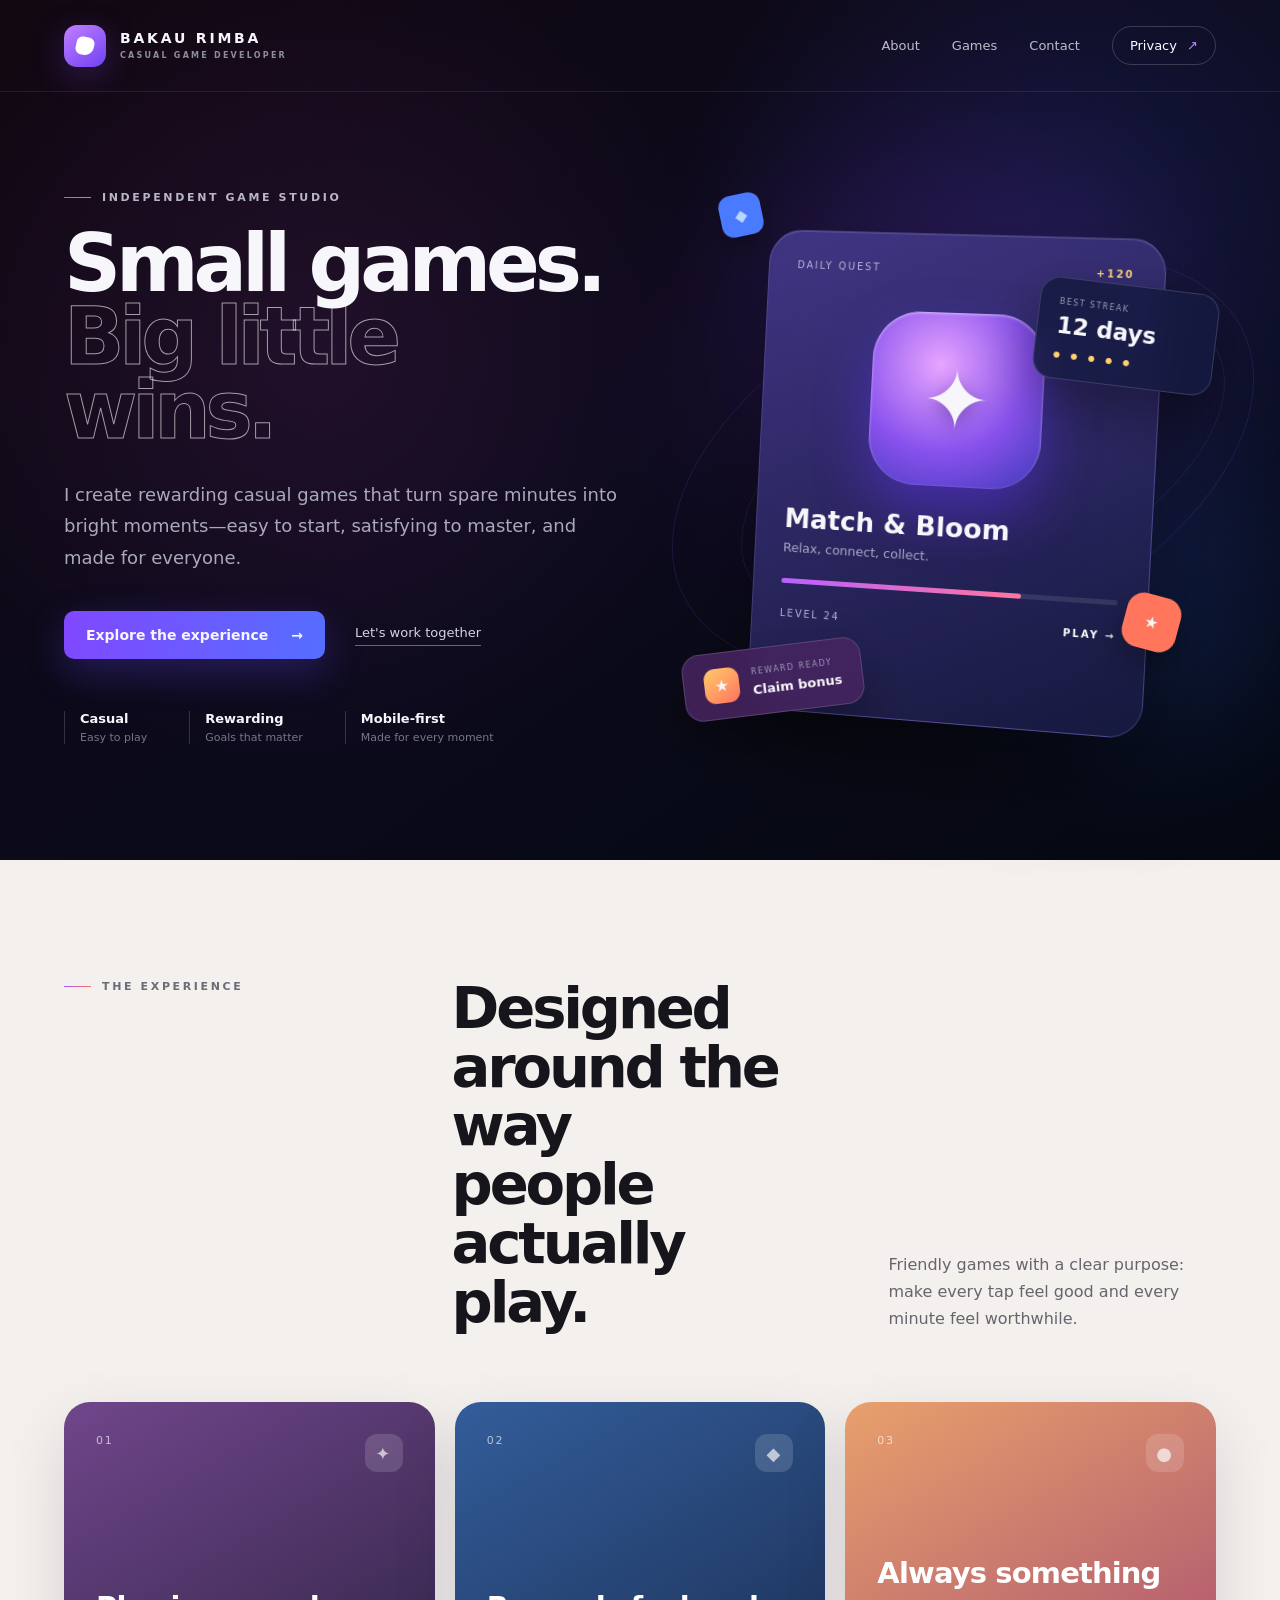
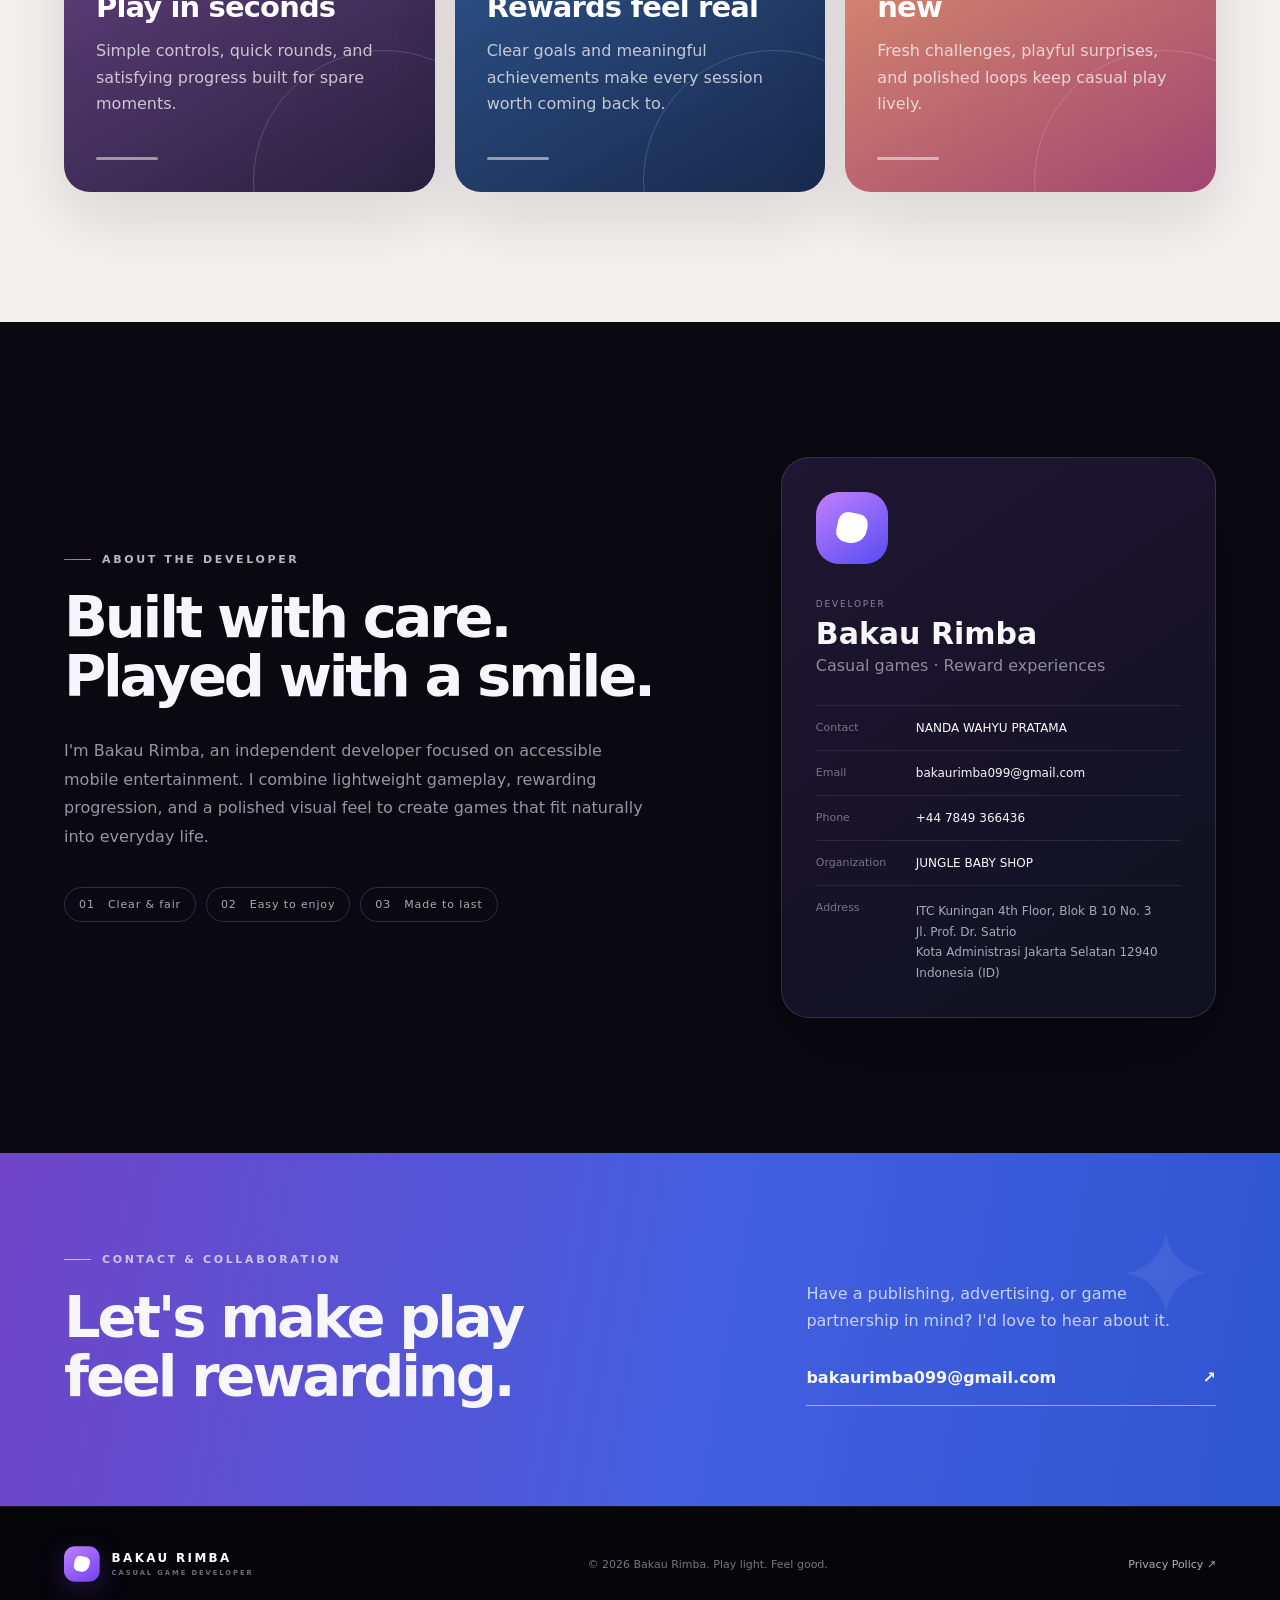
<file: index.html>
<!doctype html>
<html lang="en">
<head>
  <meta charset="utf-8">
  <meta name="viewport" content="width=device-width,initial-scale=1">
  <title>Bakau Rimba | Casual Game Developer</title>
  <meta name="description" content="Rewarding casual games made for quick, joyful play by independent developer Bakau Rimba.">
  <meta property="og:title" content="Bakau Rimba | Casual Game Developer">
  <meta property="og:description" content="Small games. Big little wins.">
  <meta property="og:image" content="og.png">
  <link rel="icon" href="favicon.svg">
  <link rel="stylesheet" href="style.css">
</head>
<body>
<main>
  <header class="site-header">
    <a class="brand" href="#home" aria-label="Bakau Rimba home"><span class="brand-mark" aria-hidden="true"><i></i></span><span>BAKAU RIMBA<small>CASUAL GAME DEVELOPER</small></span></a>
    <nav aria-label="Main navigation"><a href="#about">About</a><a href="#games">Games</a><a href="#contact">Contact</a><a class="privacy-link" href="https://bjwzgame.pages.dev/PrivacyPolicy.html" target="_blank" rel="noreferrer">Privacy <span>↗</span></a></nav>
  </header>

  <section class="hero" id="home">
    <div class="glow glow-one"></div><div class="glow glow-two"></div>
    <div class="hero-copy">
      <p class="eyebrow"><span></span> Independent game studio</p>
      <h1>Small games.<br><em>Big little wins.</em></h1>
      <p class="hero-lead">I create rewarding casual games that turn spare minutes into bright moments—easy to start, satisfying to master, and made for everyone.</p>
      <div class="hero-actions"><a class="primary-button" href="#games">Explore the experience <span>→</span></a><a class="text-button" href="mailto:bakaurimba099@gmail.com">Let's work together</a></div>
      <div class="hero-stats" aria-label="Development focus"><div><strong>Casual</strong><span>Easy to play</span></div><div><strong>Rewarding</strong><span>Goals that matter</span></div><div><strong>Mobile-first</strong><span>Made for every moment</span></div></div>
    </div>
    <div class="hero-visual" aria-label="A playful collection of casual game cards">
      <div class="orbit orbit-one"></div><div class="orbit orbit-two"></div><div class="mini-token token-star">★</div><div class="mini-token token-gem">◆</div>
      <article class="game-card card-main"><div class="card-top"><span>DAILY QUEST</span><b>+120</b></div><div class="game-icon"><span>✦</span></div><h2>Match &amp; Bloom</h2><p>Relax, connect, collect.</p><div class="progress"><i></i></div><div class="card-bottom"><span>LEVEL 24</span><strong>PLAY →</strong></div></article>
      <article class="float-card card-score"><small>BEST STREAK</small><strong>12 days</strong><div>● ● ● ● ●</div></article>
      <article class="float-card card-reward"><span>★</span><div><small>REWARD READY</small><strong>Claim bonus</strong></div></article>
    </div>
  </section>

  <section class="experience" id="games">
    <div class="section-heading"><p class="eyebrow"><span></span> The experience</p><h2>Designed around the way<br>people actually play.</h2><p>Friendly games with a clear purpose: make every tap feel good and every minute feel worthwhile.</p></div>
    <div class="value-grid">
      <article class="value-card violet"><div class="value-meta"><span>01</span><i>✦</i></div><h3>Play in seconds</h3><p>Simple controls, quick rounds, and satisfying progress built for spare moments.</p><div class="value-line"></div></article>
      <article class="value-card blue"><div class="value-meta"><span>02</span><i>◆</i></div><h3>Rewards feel real</h3><p>Clear goals and meaningful achievements make every session worth coming back to.</p><div class="value-line"></div></article>
      <article class="value-card coral"><div class="value-meta"><span>03</span><i>●</i></div><h3>Always something new</h3><p>Fresh challenges, playful surprises, and polished loops keep casual play lively.</p><div class="value-line"></div></article>
    </div>
  </section>

  <section class="about" id="about">
    <div class="about-copy"><p class="eyebrow"><span></span> About the developer</p><h2>Built with care.<br>Played with a smile.</h2><p>I'm Bakau Rimba, an independent developer focused on accessible mobile entertainment. I combine lightweight gameplay, rewarding progression, and a polished visual feel to create games that fit naturally into everyday life.</p><div class="principles"><span>01&nbsp;&nbsp; Clear &amp; fair</span><span>02&nbsp;&nbsp; Easy to enjoy</span><span>03&nbsp;&nbsp; Made to last</span></div></div>
    <aside class="profile-card"><div class="profile-mark"><i></i></div><div><small>DEVELOPER</small><h3>Bakau Rimba</h3><p>Casual games · Reward experiences</p></div><dl>
      <div><dt>Contact</dt><dd>NANDA WAHYU PRATAMA</dd></div>
      <div><dt>Email</dt><dd><a href="mailto:bakaurimba099@gmail.com">bakaurimba099@gmail.com</a></dd></div>
      <div><dt>Phone</dt><dd><a href="tel:+447849366436">+44 7849 366436</a></dd></div>
      <div><dt>Organization</dt><dd>JUNGLE BABY SHOP</dd></div>
      <div class="address-row"><dt>Address</dt><dd><address>ITC Kuningan 4th Floor, Blok B 10 No. 3<br>Jl. Prof. Dr. Satrio<br>Kota Administrasi Jakarta Selatan 12940<br>Indonesia (ID)</address></dd></div>
    </dl></aside>
  </section>

  <section class="contact" id="contact"><div><p class="eyebrow light"><span></span> Contact &amp; collaboration</p><h2>Let's make play<br>feel rewarding.</h2></div><div class="contact-action"><p>Have a publishing, advertising, or game partnership in mind? I'd love to hear about it.</p><a href="mailto:bakaurimba099@gmail.com">bakaurimba099@gmail.com <span>↗</span></a></div></section>
  <footer><a class="brand footer-brand" href="#home"><span class="brand-mark" aria-hidden="true"><i></i></span><span>BAKAU RIMBA<small>CASUAL GAME DEVELOPER</small></span></a><p>© 2026 Bakau Rimba. Play light. Feel good.</p><a href="https://bjwzgame.pages.dev/PrivacyPolicy.html" target="_blank" rel="noreferrer">Privacy Policy ↗</a></footer>
</main>
</body>
</html>
</file>
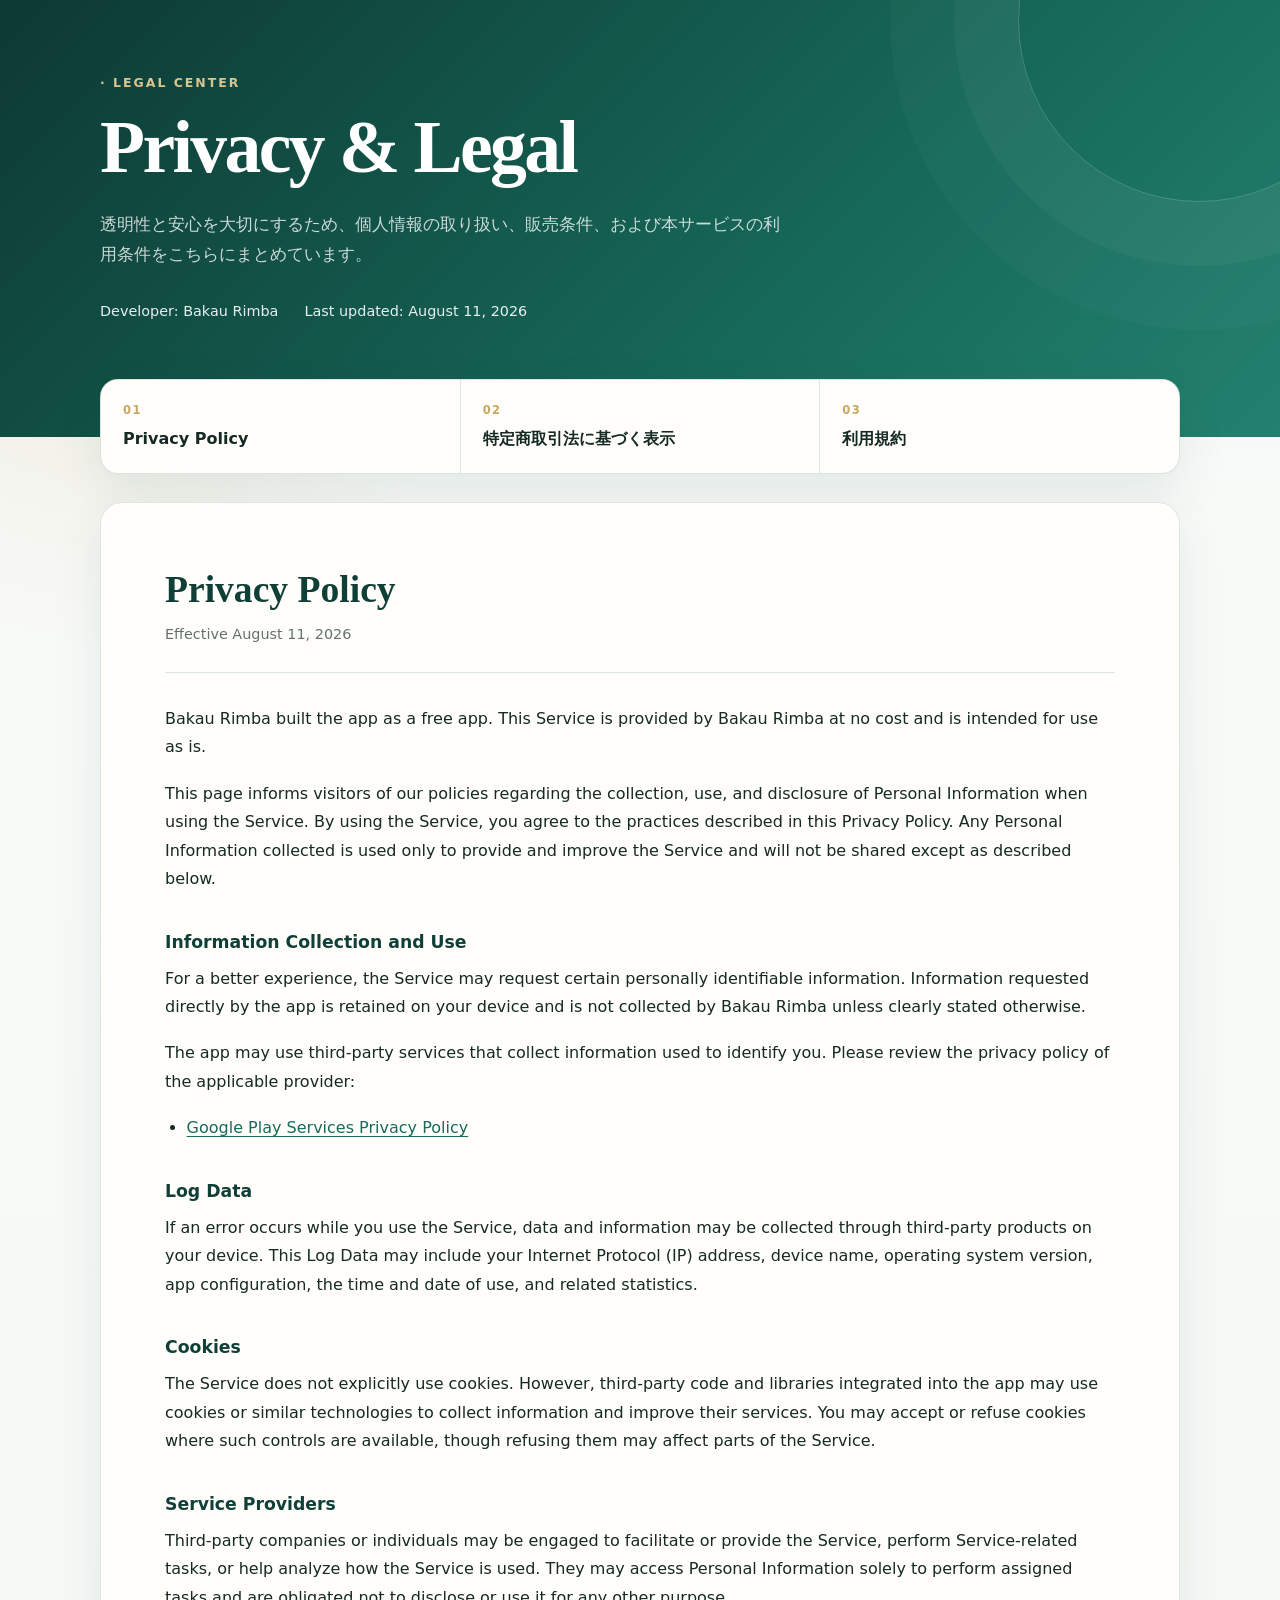
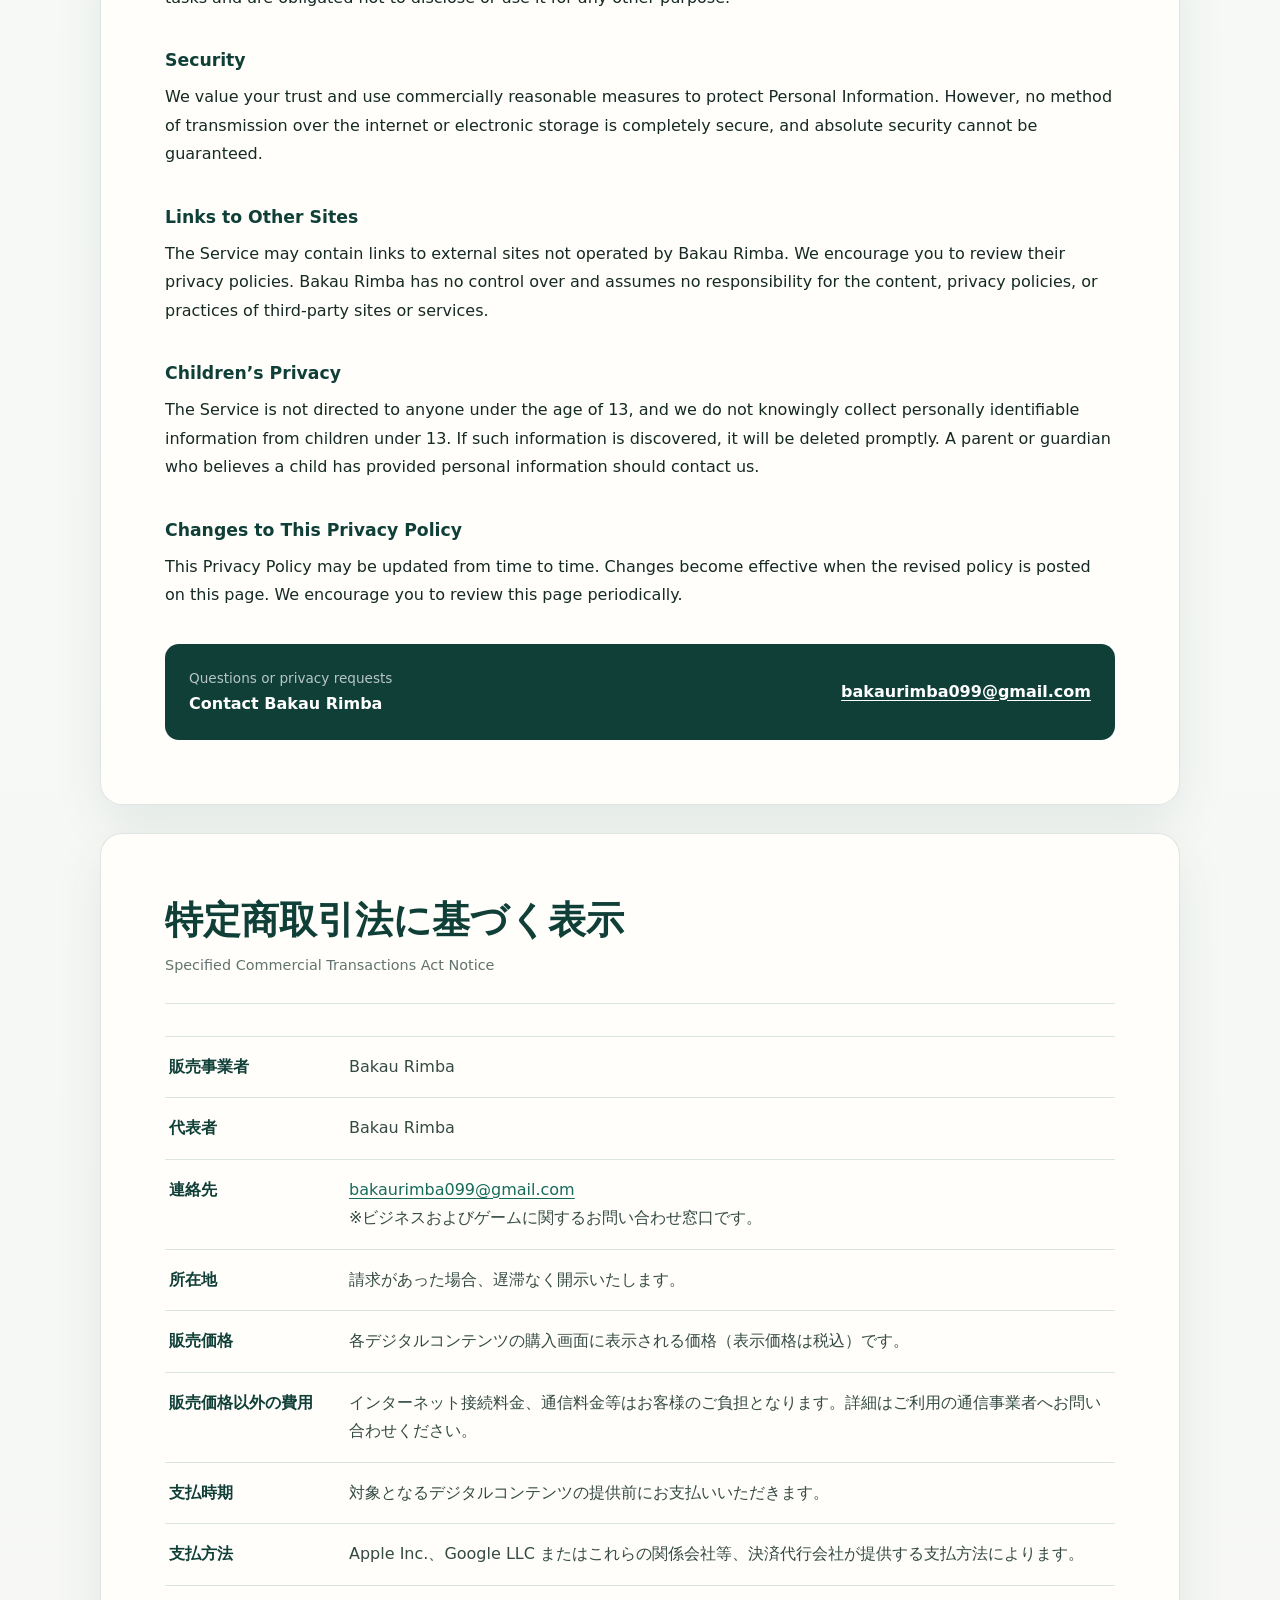
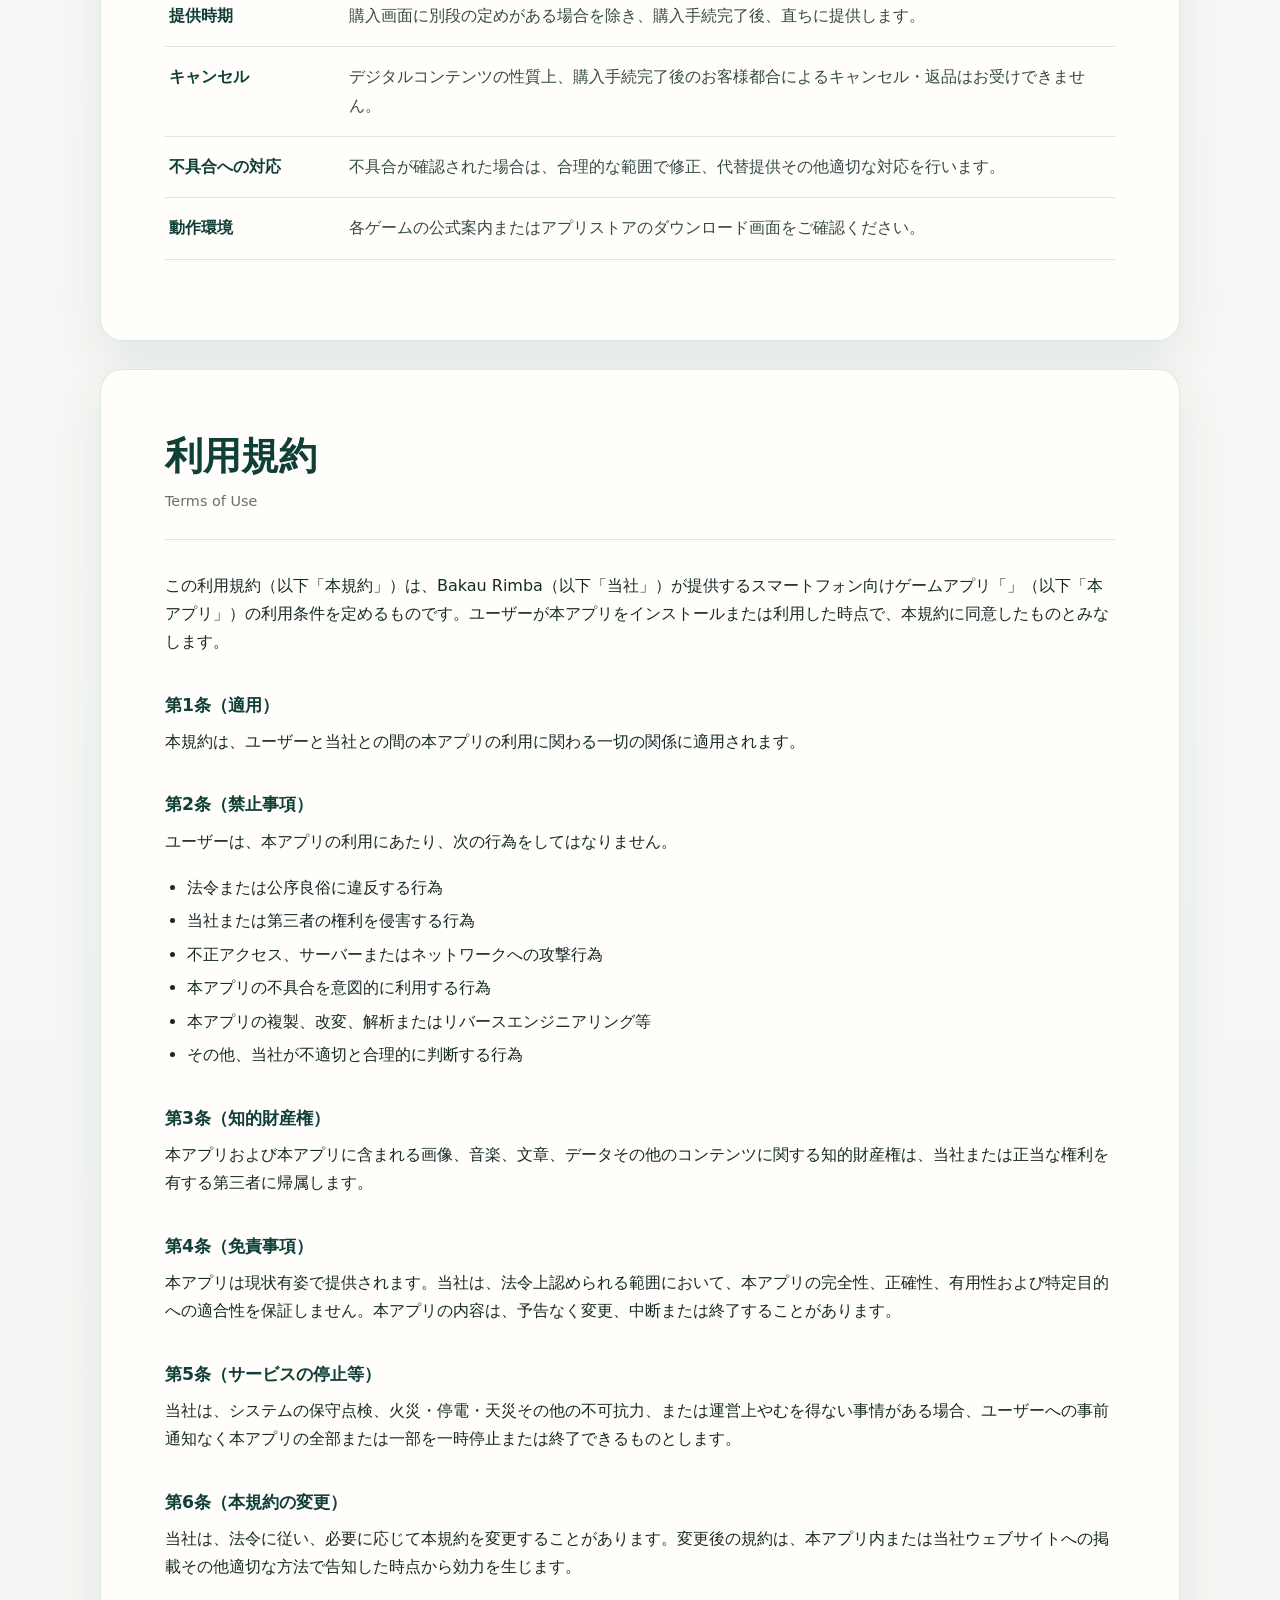
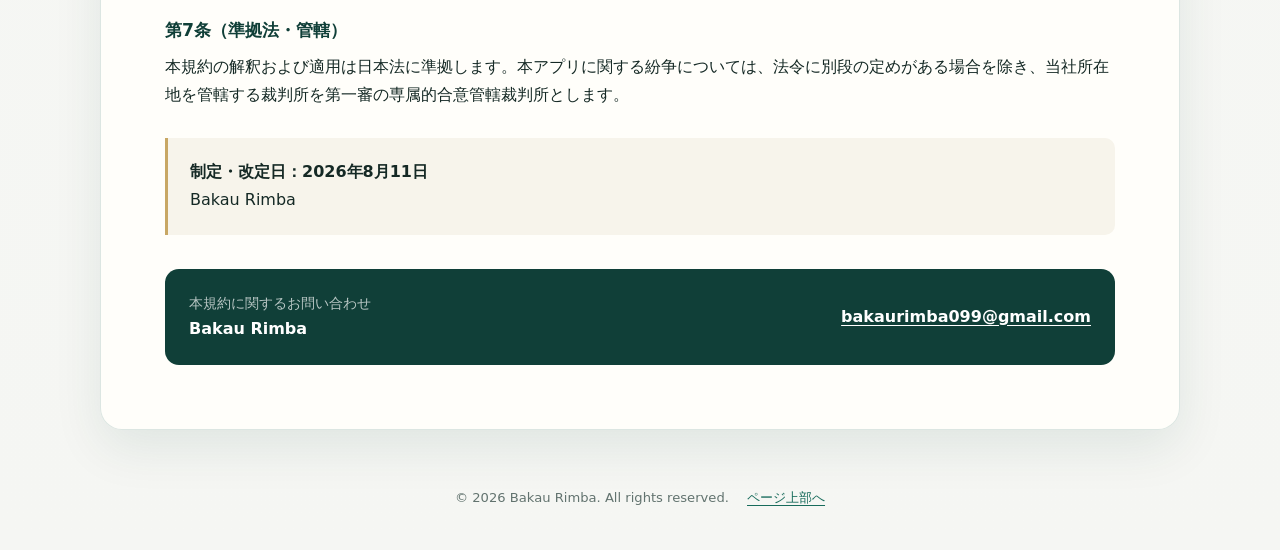
<file: PrivacyPolicy.html>
<!doctype html>
<html lang="ja">
<head>
  <meta charset="utf-8">
  <meta name="viewport" content="width=device-width, initial-scale=1">
  <meta name="description" content=" のプライバシーポリシー、特定商取引法に基づく表示および利用規約">
  <meta name="theme-color" content="#173a35">
  <title> | Privacy &amp; Legal</title>
  <style>
    :root {
      --ink: #152925;
      --muted: #62736f;
      --brand: #176b5b;
      --brand-deep: #103f38;
      --accent: #c8a764;
      --paper: #fffefa;
      --surface: #f4f7f4;
      --line: #dbe5e1;
      --shadow: 0 18px 50px rgba(16, 63, 56, .09);
    }
    * { box-sizing: border-box; }
    html { scroll-behavior: smooth; scroll-padding-top: 24px; }
    body {
      margin: 0;
      color: var(--ink);
      background:
        radial-gradient(circle at 8% 5%, rgba(200,167,100,.16), transparent 24rem),
        linear-gradient(180deg, #edf5f1 0, #f8faf8 32rem, #f5f6f3 100%);
      font-family: Inter, "Noto Sans JP", "Hiragino Kaku Gothic ProN", Meiryo, system-ui, sans-serif;
      line-height: 1.78;
      -webkit-font-smoothing: antialiased;
    }
    a { color: var(--brand); text-underline-offset: 3px; }
    a:hover { color: var(--brand-deep); }
    .hero {
      position: relative;
      overflow: hidden;
      color: #fff;
      background: linear-gradient(135deg, #0d3933, #176b5b 66%, #24816f);
      padding: 72px 24px 112px;
    }
    .hero::after {
      content: "";
      position: absolute;
      width: 360px;
      height: 360px;
      right: -100px;
      top: -160px;
      border: 1px solid rgba(255,255,255,.2);
      border-radius: 50%;
      box-shadow: 0 0 0 64px rgba(255,255,255,.035), 0 0 0 128px rgba(255,255,255,.025);
    }
    .hero-inner, main, footer { width: min(1080px, calc(100% - 40px)); margin-inline: auto; }
    .eyebrow { margin: 0 0 14px; color: #d9c58f; font-size: .78rem; font-weight: 750; letter-spacing: .16em; text-transform: uppercase; }
    h1 { margin: 0; max-width: 760px; font-family: Georgia, "Times New Roman", serif; font-size: clamp(2.25rem, 6vw, 4.6rem); line-height: 1.08; letter-spacing: -.035em; }
    .lead { max-width: 680px; margin: 22px 0 0; color: rgba(255,255,255,.78); font-size: 1.05rem; }
    .meta { display: flex; flex-wrap: wrap; gap: 10px 26px; margin-top: 30px; color: rgba(255,255,255,.9); font-size: .9rem; }
    main { position: relative; margin-top: -58px; padding-bottom: 56px; }
    .toc, .policy { background: rgba(255,254,250,.96); border: 1px solid rgba(219,229,225,.95); box-shadow: var(--shadow); }
    .toc { display: grid; grid-template-columns: repeat(3, 1fr); gap: 1px; overflow: hidden; border-radius: 18px; background: var(--line); }
    .toc a { display: block; padding: 20px 22px; background: var(--paper); color: var(--ink); font-weight: 680; text-decoration: none; transition: background .2s, color .2s; }
    .toc a span { display: block; margin-bottom: 4px; color: var(--accent); font-size: .72rem; letter-spacing: .12em; }
    .toc a:hover { color: var(--brand); background: #f7fbf9; }
    .policy { margin-top: 28px; padding: clamp(26px, 6vw, 64px); border-radius: 22px; }
    .section-head { margin-bottom: 32px; padding-bottom: 24px; border-bottom: 1px solid var(--line); }
    h2 { margin: 0; color: var(--brand-deep); font-family: Georgia, "Yu Mincho", serif; font-size: clamp(1.65rem, 4vw, 2.35rem); line-height: 1.25; }
    .section-head p { margin: 8px 0 0; color: var(--muted); font-size: .9rem; }
    h3 { margin: 36px 0 10px; color: var(--brand-deep); font-size: 1.08rem; line-height: 1.45; }
    p { margin: 0 0 18px; }
    ul { margin: 8px 0 22px; padding-left: 1.35rem; }
    li { margin: 5px 0; }
    .note { margin: 28px 0; padding: 20px 22px; border-left: 3px solid var(--accent); border-radius: 0 10px 10px 0; background: #f7f4eb; }
    .contact { display: flex; align-items: center; justify-content: space-between; gap: 18px; margin-top: 34px; padding: 22px 24px; border-radius: 14px; color: #fff; background: var(--brand-deep); }
    .contact p { margin: 0; color: rgba(255,255,255,.7); font-size: .85rem; }
    .contact a { color: #fff; font-weight: 700; overflow-wrap: anywhere; }
    .legal-grid { display: grid; grid-template-columns: 180px 1fr; border-top: 1px solid var(--line); }
    .legal-grid dt, .legal-grid dd { margin: 0; padding: 16px 4px; border-bottom: 1px solid var(--line); }
    .legal-grid dt { padding-right: 22px; color: var(--brand-deep); font-weight: 700; }
    .legal-grid dd { color: #354a45; }
    footer { padding: 0 0 40px; color: var(--muted); text-align: center; font-size: .82rem; }
    footer a { margin-left: 14px; }
    @media (max-width: 700px) {
      .hero { padding: 52px 20px 94px; }
      .hero-inner, main, footer { width: min(100% - 24px, 1080px); }
      .toc { grid-template-columns: 1fr; }
      .policy { padding: 26px 20px; border-radius: 16px; }
      .legal-grid { grid-template-columns: 1fr; }
      .legal-grid dt { padding-bottom: 2px; border-bottom: 0; }
      .legal-grid dd { padding-top: 4px; }
      .contact { align-items: flex-start; flex-direction: column; }
    }
    @media print {
      body { background: #fff; font-size: 10.5pt; }
      .hero { padding: 24px 0; color: #111; background: #fff; border-bottom: 2px solid #111; }
      .hero::after, .toc { display: none; }
      .hero-inner, main, footer { width: 100%; }
      .lead, .meta, .eyebrow { color: #333; }
      main { margin-top: 0; }
      .policy { break-inside: avoid; margin-top: 18px; padding: 18px 0; border: 0; box-shadow: none; }
      .contact { color: #111; background: #eee; }
      .contact p, .contact a { color: #111; }
    }
  </style>
</head>
<body>
  <header class="hero">
    <div class="hero-inner">
      <p class="eyebrow"> · Legal Center</p>
      <h1>Privacy &amp; Legal</h1>
      <p class="lead">透明性と安心を大切にするため、個人情報の取り扱い、販売条件、および本サービスの利用条件をこちらにまとめています。</p>
      <div class="meta"><span>Developer: Bakau Rimba</span><span>Last updated: August 11, 2026</span></div>
    </div>
  </header>

  <main>
    <nav class="toc" aria-label="ページ内メニュー">
      <a href="#privacy"><span>01</span>Privacy Policy</a>
      <a href="#commerce"><span>02</span>特定商取引法に基づく表示</a>
      <a href="#terms"><span>03</span>利用規約</a>
    </nav>

    <article class="policy" id="privacy">
      <div class="section-head"><h2>Privacy Policy</h2><p>Effective August 11, 2026</p></div>
      <p>Bakau Rimba built the  app as a free app. This Service is provided by Bakau Rimba at no cost and is intended for use as is.</p>
      <p>This page informs visitors of our policies regarding the collection, use, and disclosure of Personal Information when using the Service. By using the Service, you agree to the practices described in this Privacy Policy. Any Personal Information collected is used only to provide and improve the Service and will not be shared except as described below.</p>

      <h3>Information Collection and Use</h3>
      <p>For a better experience, the Service may request certain personally identifiable information. Information requested directly by the app is retained on your device and is not collected by Bakau Rimba unless clearly stated otherwise.</p>
      <p>The app may use third-party services that collect information used to identify you. Please review the privacy policy of the applicable provider:</p>
      <ul><li><a href="https://policies.google.com/privacy" target="_blank" rel="noopener noreferrer">Google Play Services Privacy Policy</a></li></ul>

      <h3>Log Data</h3>
      <p>If an error occurs while you use the Service, data and information may be collected through third-party products on your device. This Log Data may include your Internet Protocol (IP) address, device name, operating system version, app configuration, the time and date of use, and related statistics.</p>

      <h3>Cookies</h3>
      <p>The Service does not explicitly use cookies. However, third-party code and libraries integrated into the app may use cookies or similar technologies to collect information and improve their services. You may accept or refuse cookies where such controls are available, though refusing them may affect parts of the Service.</p>

      <h3>Service Providers</h3>
      <p>Third-party companies or individuals may be engaged to facilitate or provide the Service, perform Service-related tasks, or help analyze how the Service is used. They may access Personal Information solely to perform assigned tasks and are obligated not to disclose or use it for any other purpose.</p>

      <h3>Security</h3>
      <p>We value your trust and use commercially reasonable measures to protect Personal Information. However, no method of transmission over the internet or electronic storage is completely secure, and absolute security cannot be guaranteed.</p>

      <h3>Links to Other Sites</h3>
      <p>The Service may contain links to external sites not operated by Bakau Rimba. We encourage you to review their privacy policies. Bakau Rimba has no control over and assumes no responsibility for the content, privacy policies, or practices of third-party sites or services.</p>

      <h3>Children’s Privacy</h3>
      <p>The Service is not directed to anyone under the age of 13, and we do not knowingly collect personally identifiable information from children under 13. If such information is discovered, it will be deleted promptly. A parent or guardian who believes a child has provided personal information should contact us.</p>

      <h3>Changes to This Privacy Policy</h3>
      <p>This Privacy Policy may be updated from time to time. Changes become effective when the revised policy is posted on this page. We encourage you to review this page periodically.</p>

      <div class="contact"><div><p>Questions or privacy requests</p><strong>Contact Bakau Rimba</strong></div><a href="mailto:bakaurimba099@gmail.com">bakaurimba099@gmail.com</a></div>
    </article>

    <article class="policy" id="commerce">
      <div class="section-head"><h2>特定商取引法に基づく表示</h2><p>Specified Commercial Transactions Act Notice</p></div>
      <dl class="legal-grid">
        <dt>販売事業者</dt><dd>Bakau Rimba</dd>
        <dt>代表者</dt><dd>Bakau Rimba</dd>
        <dt>連絡先</dt><dd><a href="mailto:bakaurimba099@gmail.com">bakaurimba099@gmail.com</a><br>※ビジネスおよびゲームに関するお問い合わせ窓口です。</dd>
        <dt>所在地</dt><dd>請求があった場合、遅滞なく開示いたします。</dd>
        <dt>販売価格</dt><dd>各デジタルコンテンツの購入画面に表示される価格（表示価格は税込）です。</dd>
        <dt>販売価格以外の費用</dt><dd>インターネット接続料金、通信料金等はお客様のご負担となります。詳細はご利用の通信事業者へお問い合わせください。</dd>
        <dt>支払時期</dt><dd>対象となるデジタルコンテンツの提供前にお支払いいただきます。</dd>
        <dt>支払方法</dt><dd>Apple Inc.、Google LLC またはこれらの関係会社等、決済代行会社が提供する支払方法によります。</dd>
        <dt>提供時期</dt><dd>購入画面に別段の定めがある場合を除き、購入手続完了後、直ちに提供します。</dd>
        <dt>キャンセル</dt><dd>デジタルコンテンツの性質上、購入手続完了後のお客様都合によるキャンセル・返品はお受けできません。</dd>
        <dt>不具合への対応</dt><dd>不具合が確認された場合は、合理的な範囲で修正、代替提供その他適切な対応を行います。</dd>
        <dt>動作環境</dt><dd>各ゲームの公式案内またはアプリストアのダウンロード画面をご確認ください。</dd>
      </dl>
    </article>

    <article class="policy" id="terms">
      <div class="section-head"><h2>利用規約</h2><p>Terms of Use</p></div>
      <p>この利用規約（以下「本規約」）は、Bakau Rimba（以下「当社」）が提供するスマートフォン向けゲームアプリ「」（以下「本アプリ」）の利用条件を定めるものです。ユーザーが本アプリをインストールまたは利用した時点で、本規約に同意したものとみなします。</p>

      <h3>第1条（適用）</h3><p>本規約は、ユーザーと当社との間の本アプリの利用に関わる一切の関係に適用されます。</p>
      <h3>第2条（禁止事項）</h3><p>ユーザーは、本アプリの利用にあたり、次の行為をしてはなりません。</p>
      <ul><li>法令または公序良俗に違反する行為</li><li>当社または第三者の権利を侵害する行為</li><li>不正アクセス、サーバーまたはネットワークへの攻撃行為</li><li>本アプリの不具合を意図的に利用する行為</li><li>本アプリの複製、改変、解析またはリバースエンジニアリング等</li><li>その他、当社が不適切と合理的に判断する行為</li></ul>
      <h3>第3条（知的財産権）</h3><p>本アプリおよび本アプリに含まれる画像、音楽、文章、データその他のコンテンツに関する知的財産権は、当社または正当な権利を有する第三者に帰属します。</p>
      <h3>第4条（免責事項）</h3><p>本アプリは現状有姿で提供されます。当社は、法令上認められる範囲において、本アプリの完全性、正確性、有用性および特定目的への適合性を保証しません。本アプリの内容は、予告なく変更、中断または終了することがあります。</p>
      <h3>第5条（サービスの停止等）</h3><p>当社は、システムの保守点検、火災・停電・天災その他の不可抗力、または運営上やむを得ない事情がある場合、ユーザーへの事前通知なく本アプリの全部または一部を一時停止または終了できるものとします。</p>
      <h3>第6条（本規約の変更）</h3><p>当社は、法令に従い、必要に応じて本規約を変更することがあります。変更後の規約は、本アプリ内または当社ウェブサイトへの掲載その他適切な方法で告知した時点から効力を生じます。</p>
      <h3>第7条（準拠法・管轄）</h3><p>本規約の解釈および適用は日本法に準拠します。本アプリに関する紛争については、法令に別段の定めがある場合を除き、当社所在地を管轄する裁判所を第一審の専属的合意管轄裁判所とします。</p>
      <div class="note"><strong>制定・改定日：2026年8月11日</strong><br>Bakau Rimba</div>
      <div class="contact"><div><p>本規約に関するお問い合わせ</p><strong>Bakau Rimba</strong></div><a href="mailto:bakaurimba099@gmail.com">bakaurimba099@gmail.com</a></div>
    </article>
  </main>

  <footer>&copy; 2026 Bakau Rimba. All rights reserved. <a href="#">ページ上部へ</a></footer>
</body>
</html>
</file>
<file: style.css>
:root { --ink:#f7f7fb; --muted:#aaa9ba; --night:#07070e; --panel:#111120; --violet:#9e5cff; --blue:#477bff; --coral:#ff725e; }
* { box-sizing:border-box; }
html { scroll-behavior:smooth; }
body { margin:0; background:var(--night); color:var(--ink); font-family:Inter, ui-sans-serif, system-ui, -apple-system, BlinkMacSystemFont, "Segoe UI", sans-serif; }
a { color:inherit; text-decoration:none; }
main { overflow:hidden; }
.site-header { height:92px; display:flex; align-items:center; justify-content:space-between; padding:0 max(5vw, 32px); position:absolute; width:100%; z-index:20; border-bottom:1px solid rgba(255,255,255,.08); }
.brand { display:flex; align-items:center; gap:14px; font-size:14px; font-weight:800; letter-spacing:.2em; line-height:1.15; }
.brand small { display:block; margin-top:5px; color:#8e8d9e; font-size:8px; letter-spacing:.28em; }
.brand-mark { width:42px; height:42px; border-radius:13px; display:grid; place-items:center; background:linear-gradient(145deg,#c180ff,#7041f4); box-shadow:0 8px 32px rgba(138,76,255,.25); }
.brand-mark i { width:18px; height:18px; border-radius:6px 6px 9px 6px; background:white; transform:rotate(12deg); display:block; }
nav { display:flex; align-items:center; gap:32px; color:#bdbccc; font-size:13px; }
nav a { transition:.2s ease; } nav a:hover { color:white; }
.privacy-link { border:1px solid rgba(255,255,255,.18); border-radius:999px; padding:11px 17px; color:white; }
.privacy-link span { margin-left:6px; color:#bd8aff; }
.hero { min-height:860px; padding:170px max(5vw,32px) 95px; display:grid; grid-template-columns:minmax(0,1.02fr) minmax(430px,.98fr); align-items:center; gap:5vw; position:relative; background:radial-gradient(circle at 84% 28%,rgba(51,65,180,.25),transparent 32%),radial-gradient(circle at 25% 42%,rgba(114,42,117,.2),transparent 38%),linear-gradient(145deg,#120812 0%,#0b0a1b 52%,#050811 100%); }
.hero:after { content:""; position:absolute; inset:0; pointer-events:none; opacity:.18; background-image:linear-gradient(rgba(255,255,255,.03) 1px,transparent 1px),linear-gradient(90deg,rgba(255,255,255,.03) 1px,transparent 1px); background-size:44px 44px; mask-image:linear-gradient(to bottom,black,transparent 85%); }
.hero-copy,.hero-visual { position:relative; z-index:2; }
.eyebrow { margin:0 0 23px; color:#b7b6c7; text-transform:uppercase; letter-spacing:.24em; font-size:11px; font-weight:700; display:flex; align-items:center; gap:11px; }
.eyebrow span { width:27px; height:1px; background:linear-gradient(90deg,var(--violet),var(--coral)); }
h1 { font-size:clamp(58px,6.2vw,100px); line-height:.93; letter-spacing:-.065em; margin:0 0 31px; max-width:850px; }
h1 em { font-style:normal; color:transparent; -webkit-text-stroke:1px rgba(255,255,255,.6); }
.hero-lead { max-width:620px; font-size:18px; line-height:1.75; color:#aaa9ba; }
.hero-actions { display:flex; align-items:center; gap:30px; margin:38px 0 52px; }
.primary-button { padding:16px 22px; border-radius:10px; background:linear-gradient(100deg,#8148ff,#556eff); font-size:14px; font-weight:700; box-shadow:0 13px 38px rgba(95,74,255,.28); transition:transform .2s ease,box-shadow .2s ease; }
.primary-button:hover { transform:translateY(-2px); box-shadow:0 17px 44px rgba(95,74,255,.38); }
.primary-button span { margin-left:18px; }
.text-button { font-size:13px; color:#d5d4df; border-bottom:1px solid #686779; padding-bottom:5px; }
.hero-stats { display:flex; gap:42px; }
.hero-stats div { padding-left:15px; border-left:1px solid #343344; }
.hero-stats strong,.hero-stats span { display:block; }
.hero-stats strong { font-size:13px; margin-bottom:5px; }.hero-stats span { color:#777687; font-size:11px; }
.hero-visual { height:570px; perspective:1200px; }
.glow { position:absolute; filter:blur(80px); border-radius:50%; opacity:.24; }.glow-one { width:420px;height:420px;background:#6b25ae;right:10%;top:18%; }.glow-two { width:260px;height:260px;background:#1e55c6;right:0;bottom:15%; }
.game-card { position:absolute; left:13%; top:9%; width:min(430px,75%); height:490px; border-radius:34px; padding:29px; background:linear-gradient(155deg,rgba(67,55,137,.93),rgba(21,24,62,.97)); border:1px solid rgba(174,163,255,.24); box-shadow:0 45px 90px rgba(0,0,0,.42),inset 0 1px rgba(255,255,255,.12); transform:rotateY(-8deg) rotateZ(3deg); }
.card-top,.card-bottom { display:flex; align-items:center; justify-content:space-between; font-size:10px; letter-spacing:.2em; color:#b8b5d3; }.card-top b { color:#ffd37a; }
.game-icon { width:174px;height:174px;margin:38px auto 25px;border-radius:48px;display:grid;place-items:center;background:radial-gradient(circle at 40% 30%,#e7a5ff,#8851ed 55%,#3e39b6);box-shadow:0 25px 55px rgba(103,54,255,.44),inset 0 1px 3px rgba(255,255,255,.55); }.game-icon span { font-size:82px;text-shadow:0 6px 18px rgba(44,20,102,.4); }
.game-card h2 { font-size:27px;margin:0 0 7px; }.game-card p { margin:0 0 24px;color:#aaa8c4;font-size:13px; }.progress { height:5px;background:rgba(255,255,255,.1);border-radius:4px;margin-bottom:25px; }.progress i { display:block;width:72%;height:100%;border-radius:4px;background:linear-gradient(90deg,#b960ff,#ff769f); }.card-bottom strong { color:white; }
.float-card { position:absolute;border:1px solid rgba(255,255,255,.15);box-shadow:0 25px 55px rgba(0,0,0,.36);backdrop-filter:blur(14px); }.card-score { right:0;top:18%;width:180px;padding:19px;border-radius:20px;background:rgba(21,25,64,.85);transform:rotate(7deg); }.float-card small,.float-card strong { display:block; }.float-card small { color:#9998b6;font-size:8px;letter-spacing:.18em;margin-bottom:6px; }.card-score strong { font-size:23px; }.card-score div { color:#ffd06b;font-size:8px;letter-spacing:4px;margin-top:12px; }.card-reward { left:0;bottom:7%;padding:15px 20px;border-radius:18px;background:rgba(69,35,95,.87);display:flex;gap:13px;align-items:center;transform:rotate(-7deg); }.card-reward>span { width:35px;height:35px;display:grid;place-items:center;border-radius:11px;background:linear-gradient(145deg,#ffcc6a,#ff725f); }.card-reward strong { font-size:13px; }
.mini-token { position:absolute;z-index:3;display:grid;place-items:center;box-shadow:0 14px 30px rgba(0,0,0,.3); }.token-star { width:55px;height:55px;right:7%;bottom:18%;border-radius:17px;background:#ff765c;transform:rotate(15deg); }.token-gem { width:42px;height:42px;left:7%;top:2%;border-radius:12px;background:#497aff;color:#b8d7ff;transform:rotate(-12deg); }.orbit { position:absolute;border:1px solid rgba(121,103,255,.15);border-radius:50%;transform:rotate(-25deg); }.orbit-one { width:620px;height:360px;left:-30px;top:100px; }.orbit-two { width:520px;height:260px;left:40px;top:150px; }
.experience { background:#f3f0ed;color:#16151c;padding:120px max(5vw,32px) 130px; }.section-heading { display:grid;grid-template-columns:1fr 1.15fr 1fr;gap:60px;align-items:end;margin-bottom:70px; }.section-heading .eyebrow { align-self:start;color:#6e6b76; }.section-heading h2,.about h2,.contact h2 { font-size:clamp(40px,4.5vw,66px);line-height:1.02;letter-spacing:-.055em;margin:0; }.section-heading>p:last-child { color:#67646d;line-height:1.7;max-width:380px;margin:0; }
.value-grid { display:grid;grid-template-columns:repeat(3,1fr);gap:20px; }.value-card { min-height:390px;border-radius:26px;padding:32px;display:flex;flex-direction:column;position:relative;overflow:hidden;color:white;box-shadow:0 24px 65px rgba(34,20,50,.12); }.value-card:after { content:"";position:absolute;width:260px;height:260px;border:1px solid rgba(255,255,255,.16);border-radius:50%;right:-80px;bottom:-120px; }.value-card.violet { background:linear-gradient(150deg,#70468b,#27203d); }.value-card.blue { background:linear-gradient(150deg,#335d9a,#18294c); }.value-card.coral { background:linear-gradient(150deg,#e8a06c,#a14571); }
.value-meta { display:flex;justify-content:space-between;color:rgba(255,255,255,.65);font-size:11px;letter-spacing:.16em; }.value-meta i { width:38px;height:38px;border-radius:12px;background:rgba(255,255,255,.14);display:grid;place-items:center;font-style:normal;font-size:18px; }.value-card h3 { font-size:29px;letter-spacing:-.03em;margin:auto 0 14px; }.value-card p { color:rgba(255,255,255,.72);line-height:1.65;max-width:300px;margin:0 0 40px; }.value-line { width:62px;height:3px;background:rgba(255,255,255,.5);border-radius:2px; }
.about { padding:135px max(5vw,32px);display:grid;grid-template-columns:1.15fr .85fr;gap:10vw;align-items:center;background:#0a0911; }.about-copy>p:not(.eyebrow) { color:#9694a5;max-width:620px;line-height:1.8;font-size:16px;margin:30px 0 35px; }.principles { display:flex;flex-wrap:wrap;gap:10px; }.principles span { border:1px solid #302e3b;border-radius:999px;padding:10px 14px;color:#aaa8b7;font-size:11px;letter-spacing:.08em; }
.profile-card { border:1px solid rgba(255,255,255,.12);border-radius:28px;padding:34px;background:linear-gradient(145deg,rgba(38,26,61,.75),rgba(18,19,35,.85));box-shadow:0 35px 85px rgba(0,0,0,.3); }.profile-mark { width:72px;height:72px;border-radius:23px;background:linear-gradient(145deg,#c180ff,#564bf2);display:grid;place-items:center;margin-bottom:28px; }.profile-mark i { width:30px;height:30px;background:white;border-radius:10px 10px 15px 10px;transform:rotate(12deg); }.profile-card small { font-size:9px;letter-spacing:.2em;color:#89869c; }.profile-card h3 { font-size:30px;margin:5px 0; }.profile-card p { color:#8d8b9b;margin:0 0 30px; }.profile-card dl { margin:0; }.profile-card dl div { padding:15px 0;border-top:1px solid rgba(255,255,255,.09);display:grid;grid-template-columns:85px 1fr;gap:15px; }.profile-card dt { color:#777485;font-size:11px; }.profile-card dd { margin:0;font-size:12px;word-break:break-word; }.profile-card address { color:#aaa8b7;font-style:normal;line-height:1.7; }.profile-card .address-row { padding-bottom:0; }.profile-card a:hover { color:#bd8aff; }
.contact { padding:100px max(5vw,32px);background:linear-gradient(100deg,#7045c7,#435fe0 55%,#2f55d0);display:grid;grid-template-columns:1.2fr .8fr;gap:10vw;align-items:end;position:relative; }.contact:after { content:"✦";position:absolute;right:5%;top:15%;font-size:120px;color:rgba(255,255,255,.07); }.eyebrow.light { color:rgba(255,255,255,.67); }.eyebrow.light span { background:white;opacity:.6; }.contact-action p { color:rgba(255,255,255,.72);line-height:1.7;max-width:450px; }.contact-action a { display:flex;justify-content:space-between;border-bottom:1px solid rgba(255,255,255,.48);padding:18px 0;font-weight:700; }
footer { padding:36px max(5vw,32px);display:flex;align-items:center;justify-content:space-between;background:#05050a;border-top:1px solid #181721;color:#777583;font-size:11px; }.footer-brand { color:white;transform:scale(.85);transform-origin:left center; }.footer-brand small { color:#6e6c78; } footer>a:last-child { color:#b2b0bd; }
@media (max-width:980px) { nav a:not(.privacy-link){display:none}.hero{grid-template-columns:1fr;padding-top:145px}.hero-visual{height:540px;max-width:620px;width:100%;margin:auto}.section-heading{grid-template-columns:1fr}.value-grid{grid-template-columns:1fr}.value-card{min-height:300px}.about{grid-template-columns:1fr}.profile-card{max-width:620px}.contact{grid-template-columns:1fr}.section-heading{gap:20px} }
@media (max-width:600px) { .site-header{height:76px;padding:0 20px}.brand{font-size:11px;gap:10px}.brand-mark{width:36px;height:36px}.brand small{font-size:6px}.privacy-link{padding:9px 12px}nav{gap:0}.hero{padding:130px 20px 70px;min-height:auto}h1{font-size:52px}.hero-lead{font-size:15px}.hero-actions{align-items:flex-start;flex-direction:column;gap:20px}.hero-stats{gap:12px;justify-content:space-between}.hero-stats div{padding-left:9px}.hero-stats span{font-size:9px}.hero-visual{height:465px;margin-top:25px}.game-card{left:5%;width:86%;height:420px;padding:23px}.game-icon{width:140px;height:140px;margin:28px auto 20px}.card-score{right:-15px;top:8%;width:150px}.card-reward{left:-8px;bottom:1%}.experience,.about{padding:85px 20px}.section-heading{margin-bottom:40px}.value-card{min-height:320px;padding:27px}.contact{padding:75px 20px}.contact h2{font-size:46px}footer{padding:32px 20px;align-items:flex-start;gap:25px;flex-direction:column}.footer-brand{transform:none} }
@media (prefers-reduced-motion:reduce){html{scroll-behavior:auto}.primary-button{transition:none}}
</file>
